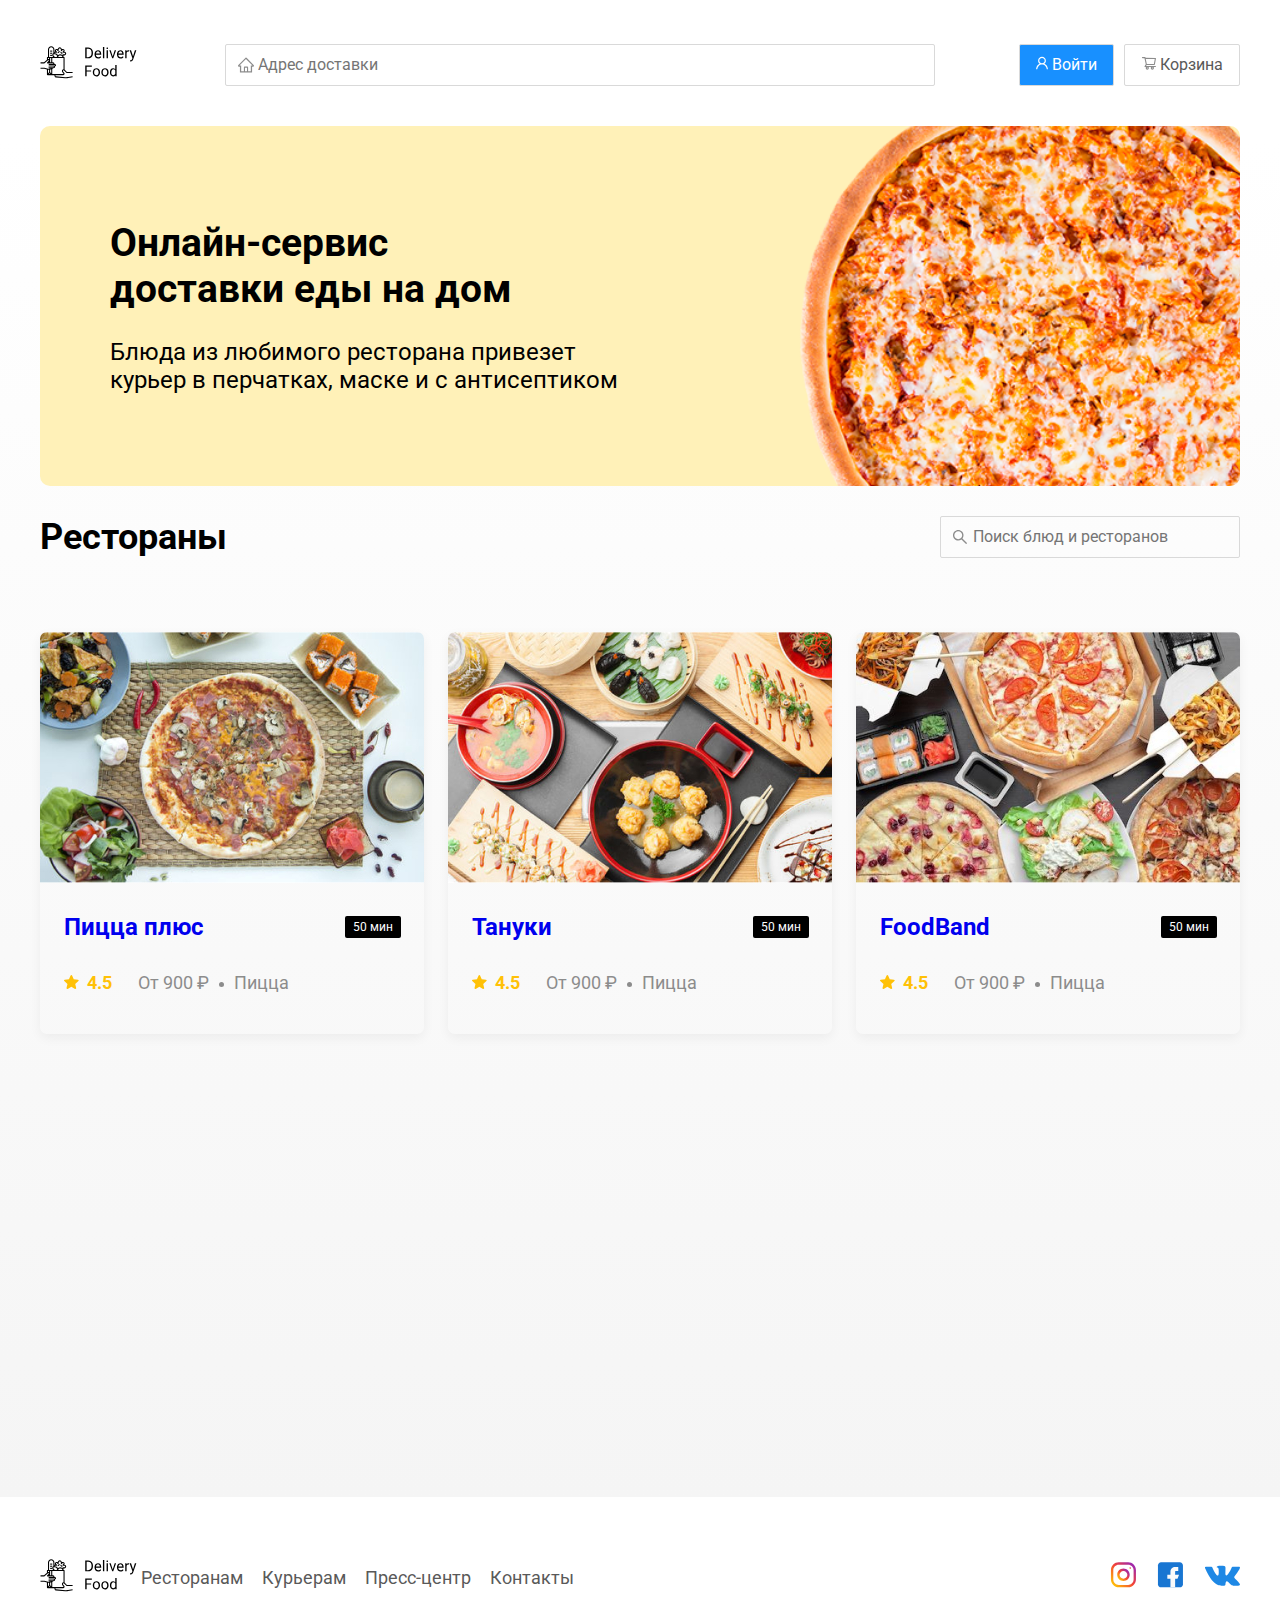
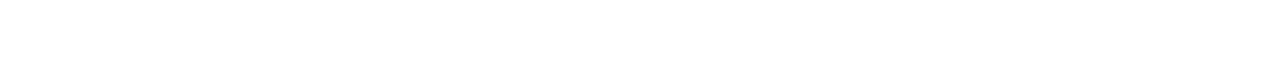
<file: index.html>
<!DOCTYPE html>
<html lang="ru">
<head>
    <meta charset="UTF-8">
    <meta name="viewport" content="width=device-width, initial-scale=1.0">
    <title>Delivery Food</title>
    <link rel="stylesheet" href="css/normalize.css">
    <link href="https://fonts.googleapis.com/css2?family=Roboto:wght@400;700&display=swap" rel="stylesheet">
    <link rel="stylesheet" href="css/style.css">
    <link rel="stylesheet" href="css/animate.css">
</head>
<body>
    <div class="container">
        <header class="header">
            <a href="index.html" class="logo"><img src="img/header/logo.svg" alt="logo"></a>
            <input type="text" class="input input-address" placeholder="Адрес доставки">
            <div class="buttons">
                <button class="button button-primary">
                    <img src="img/header/gender.svg" alt="man">
                    <span class="button-text">Войти</span>
                </button> <!-- /.button -->
                <button class="button" id="shopping-cart">
                    <img src="img/header/shopping-cart.svg" alt="shopping-cart">
                    <span class="button-text">Корзина</span>
                </button> <!-- /.button -->
            </div>
            <!-- /.buttons -->
        </header>
        <!-- /.header -->
    </div>
    <!-- /.container -->

    <main class="main">
        <div class="container">
            <section class="promo">
                <h1 class="promo-title">Онлайн-сервис <br> доставки еды на дом</h1>
                <!-- /.promo-title -->
                <p class="promo-text">Блюда из любимого ресторана привезет курьер в перчатках, маске и с антисептиком</p>
                <!-- /.promo-text -->
            </section>
            <!-- /.promo -->
    
            <section class="restaurants">
                <div class="section-heading">
                    <h2 class="section-title">Рестораны</h2>
                    <!-- /.section-title -->
                    <input type="text" class="input search-input" placeholder="Поиск блюд и ресторанов">
                </div>
                <!-- /.section-heading -->
    
                <div class="cards">
                    <a href="restaurant.html" class="card wow fadeInUp" data-wow-delay="0.1s">
                        <img src="img/promo/img-1.jpg" alt="promo-img" class="promo-img">
                        <div class="card-text">
                            <div class="card-heading">
                                <h3 class="card-title">Пицца плюс</h3>
                                <!-- /.card-title -->
                                <span class="card-time">50 мин</span>
                                <!-- /.card-time -->
                            </div>
                            <!-- /.card-heading -->
                            <div class="card-info">
                                <div class="raiting"><img src="img/promo/star.svg" alt="raiting" class="star-reiting">4.5</div>
                                <!-- /.rating -->
                                <div class="price">От 900 ₽</div>
                                <!-- /.price -->
                                <div class="category">Пицца</div>
                                <!-- /.category -->
                            </div>
                            <!-- /.card-info -->
                        </div>
                        <!-- /.card-text -->
                    </a>
                    <!-- /.card -->
    
                    <a href="restaurant.html" class="card wow fadeInUp" data-wow-delay="0.2s">
                        <img src="img/promo/img-2.jpg" alt="promo-img" class="promo-img">
                        <div class="card-text">
                            <div class="card-heading">
                                <h3 class="card-title">Тануки</h3>
                                <!-- /.card-title -->
                                <span class="card-time">50 мин</span>
                                <!-- /.card-time -->
                            </div>
                            <!-- /.card-heading -->
                            <div class="card-info">
                                <div class="raiting"><img src="img/promo/star.svg" alt="raiting" class="star-reiting">4.5</div>
                                <!-- /.rating -->
                                <div class="price">От 900 ₽</div>
                                <!-- /.price -->
                                <div class="category">Пицца</div>
                                <!-- /.category -->
                            </div>
                            <!-- /.card-info -->
                        </div>
                        <!-- /.card-text -->
                    </a>
                    <!-- /.card -->
    
                    <a href="restaurant.html" class="card wow fadeInUp" data-wow-delay="0.3s">
                        <img src="img/promo/img-3.jpg" alt="promo-img" class="promo-img">
                        <div class="card-text">
                            <div class="card-heading">
                                <h3 class="card-title">FoodBand</h3>
                                <!-- /.card-title -->
                                <span class="card-time">50 мин</span>
                                <!-- /.card-time -->
                            </div>
                            <!-- /.card-heading -->
                            <div class="card-info">
                                <div class="raiting"><img src="img/promo/star.svg" alt="raiting" class="star-reiting">4.5</div>
                                <!-- /.rating -->
                                <div class="price">От 900 ₽</div>
                                <!-- /.price -->
                                <div class="category">Пицца</div>
                                <!-- /.category -->
                            </div>
                            <!-- /.card-info -->
                        </div>
                        <!-- /.card-text -->
                    </a>
                    <!-- /.card -->
    
                    <a href="restaurant.html" class="card wow fadeInUp" data-wow-delay="0.1s">
                        <img src="img/promo/img-4.jpg" alt="promo-img" class="promo-img">
                        <div class="card-text">
                            <div class="card-heading">
                                <h3 class="card-title">Жадина-пицца</h3>
                                <!-- /.card-title -->
                                <span class="card-time">50 мин</span>
                                <!-- /.card-time -->
                            </div>
                            <!-- /.card-heading -->
                            <div class="card-info">
                                <div class="raiting"><img src="img/promo/star.svg" alt="raiting" class="star-reiting">4.5</div>
                                <!-- /.rating -->
                                <div class="price">От 900 ₽</div>
                                <!-- /.price -->
                                <div class="category">Пицца</div>
                                <!-- /.category -->
                            </div>
                            <!-- /.card-info -->
                        </div>
                        <!-- /.card-text -->
                    </a>
                    <!-- /.card -->
    
                    <a href="restaurant.html" class="card wow fadeInUp" data-wow-delay="0.2s">
                        <img src="img/promo/img-5.jpg" alt="promo-img" class="promo-img">
                        <div class="card-text">
                            <div class="card-heading">
                                <h3 class="card-title">Точка еды</h3>
                                <!-- /.card-title -->
                                <span class="card-time">50 мин</span>
                                <!-- /.card-time -->
                            </div>
                            <!-- /.card-heading -->
                            <div class="card-info">
                                <div class="raiting"><img src="img/promo/star.svg" alt="raiting" class="star-reiting">4.5</div>
                                <!-- /.rating -->
                                <div class="price">От 900 ₽</div>
                                <!-- /.price -->
                                <div class="category">Пицца</div>
                                <!-- /.category -->
                            </div>
                            <!-- /.card-info -->
                        </div>
                        <!-- /.card-text -->
                    </a>
                    <!-- /.card -->
    
                    <a href="restaurant.html" class="card wow fadeInUp" data-wow-delay="0.3s">
                        <img src="img/promo/img-6.jpg" alt="promo-img" class="promo-img">
                        <div class="card-text">
                            <div class="card-heading">
                                <h3 class="card-title">PizzaBurger</h3>
                                <!-- /.card-title -->
                                <span class="card-time">50 мин</span>
                                <!-- /.card-time -->
                            </div>
                            <!-- /.card-heading -->
                            <div class="card-info">
                                <div class="raiting"><img src="img/promo/star.svg" alt="raiting" class="star-reiting">4.5</div>
                                <!-- /.rating -->
                                <div class="price">От 900 ₽</div>
                                <!-- /.price -->
                                <div class="category">Пицца</div>
                                <!-- /.category -->
                            </div>
                            <!-- /.card-info -->
                        </div>
                        <!-- /.card-text -->
                    </a>
                    <!-- /.card -->
                </div>
                <!-- /.cards -->
            </section>
            <!-- /.restaurants -->
        </div>
        <!-- /.container -->
    </main>
    <!-- /.main -->

    <footer class="footer">
        <div class="container">
            <div class="footer-block">
                <a href="index.html" class="logo"><img src="img/header/logo.svg" alt="logo"></a>
                <nav class="footer-nav">
                    <a href="#" class="footer-link">Ресторанам</a>
                    <a href="#" class="footer-link">Курьерам</a>
                    <a href="#" class="footer-link">Пресс-центр</a>
                    <a href="#" class="footer-link">Контакты</a>
                </nav>
                <!-- /.footer-nav -->
                <div class="footer-links">
                    <a href="#"><img src="img/footer/instagram.svg" alt="Instagram" class="link-item"></a>
                    <a href="#"><img src="img/footer/fb.svg" alt="Facebook" class="link-item"></a>
                    <a href="#"><img src="img/footer/vk.svg" alt="VK" class="link-item"></a>
                </div>
                <!-- /.footer-links -->
            </div>
            <!-- /.footer-block -->
        </div>
        <!-- /.container -->
    </footer>
    <!-- /.footer -->

    <div class="modal">
        <div class="modal-dialog">
            <div class="modal-header">
                <h3 class="modal-title">Корзина</h3>
                <!-- /.modal-title -->
                <button class="close">&times;</button>
            </div>
            <!-- /.modal-header -->
            <div class="modal-body">
                <div class="food-row">
                    <p class="food-name">Ролл угорь стандарт</p>
                    <!-- /.food-name -->
                    <strong class="food-price">250 ₽</strong> <!-- /.food-price -->
                    <div class="food-buttons">
                        <button class="food-counter">-</button>
                        <span class="counter">1</span> <!-- /.counter -->
                        <button class="food-counter">+</button>
                    </div>
                    <!-- /.food-buttons -->
                </div>
                <!-- /.food-row -->
                <div class="food-row">
                    <p class="food-name">Ролл угорь стандарт</p>
                    <!-- /.food-name -->
                    <strong class="food-price">250 ₽</strong> <!-- /.food-price -->
                    <div class="food-buttons">
                        <button class="food-counter">-</button>
                        <span class="counter">1</span> <!-- /.counter -->
                        <button class="food-counter">+</button>
                    </div>
                    <!-- /.food-buttons -->
                </div>
                <!-- /.food-row -->
                <div class="food-row">
                    <p class="food-name">Ролл угорь стандарт</p>
                    <!-- /.food-name -->
                    <strong class="food-price">250 ₽</strong> <!-- /.food-price -->
                    <div class="food-buttons">
                        <button class="food-counter">-</button>
                        <span class="counter">1</span> <!-- /.counter -->
                        <button class="food-counter">+</button>
                    </div>
                    <!-- /.food-buttons -->
                </div>
                <!-- /.food-row -->
                <div class="food-row">
                    <p class="food-name">Ролл угорь стандарт</p>
                    <!-- /.food-name -->
                    <strong class="food-price">250 ₽</strong> <!-- /.food-price -->
                    <div class="food-buttons">
                        <button class="food-counter">-</button>
                        <span class="counter">1</span> <!-- /.counter -->
                        <button class="food-counter">+</button>
                    </div>
                    <!-- /.food-buttons -->
                </div>
                <!-- /.food-row -->
                <div class="food-row">
                    <p class="food-name">Ролл угорь стандарт</p>
                    <!-- /.food-name -->
                    <strong class="food-price">250 ₽</strong> <!-- /.food-price -->
                    <div class="food-buttons">
                        <button class="food-counter">-</button>
                        <span class="counter">1</span> <!-- /.counter -->
                        <button class="food-counter">+</button>
                    </div>
                    <!-- /.food-buttons -->
                </div>
                <!-- /.food-row -->
            </div>
            <!-- /.modal-body -->

            <div class="modal-footer">
                <span class="footer-price">1250 ₽</span> <!-- /.footer-price -->
                <div class="buttons">
                    <button class="button button-primary">Оформить заказ</button> 
                    <!-- /.button -->
                    <button class="button">Отмена</button> 
                    <!-- /.button --></div>
                <!-- /.buttons -->
            </div>
            <!-- /.modal-footer -->
        </div>
        <!-- /.modal-dialog -->
    </div>
    <!-- /.modal -->

    <script src="js/script.js"></script>
    <script src="js/wow.min.js"></script>
</body>
</html>
</file>
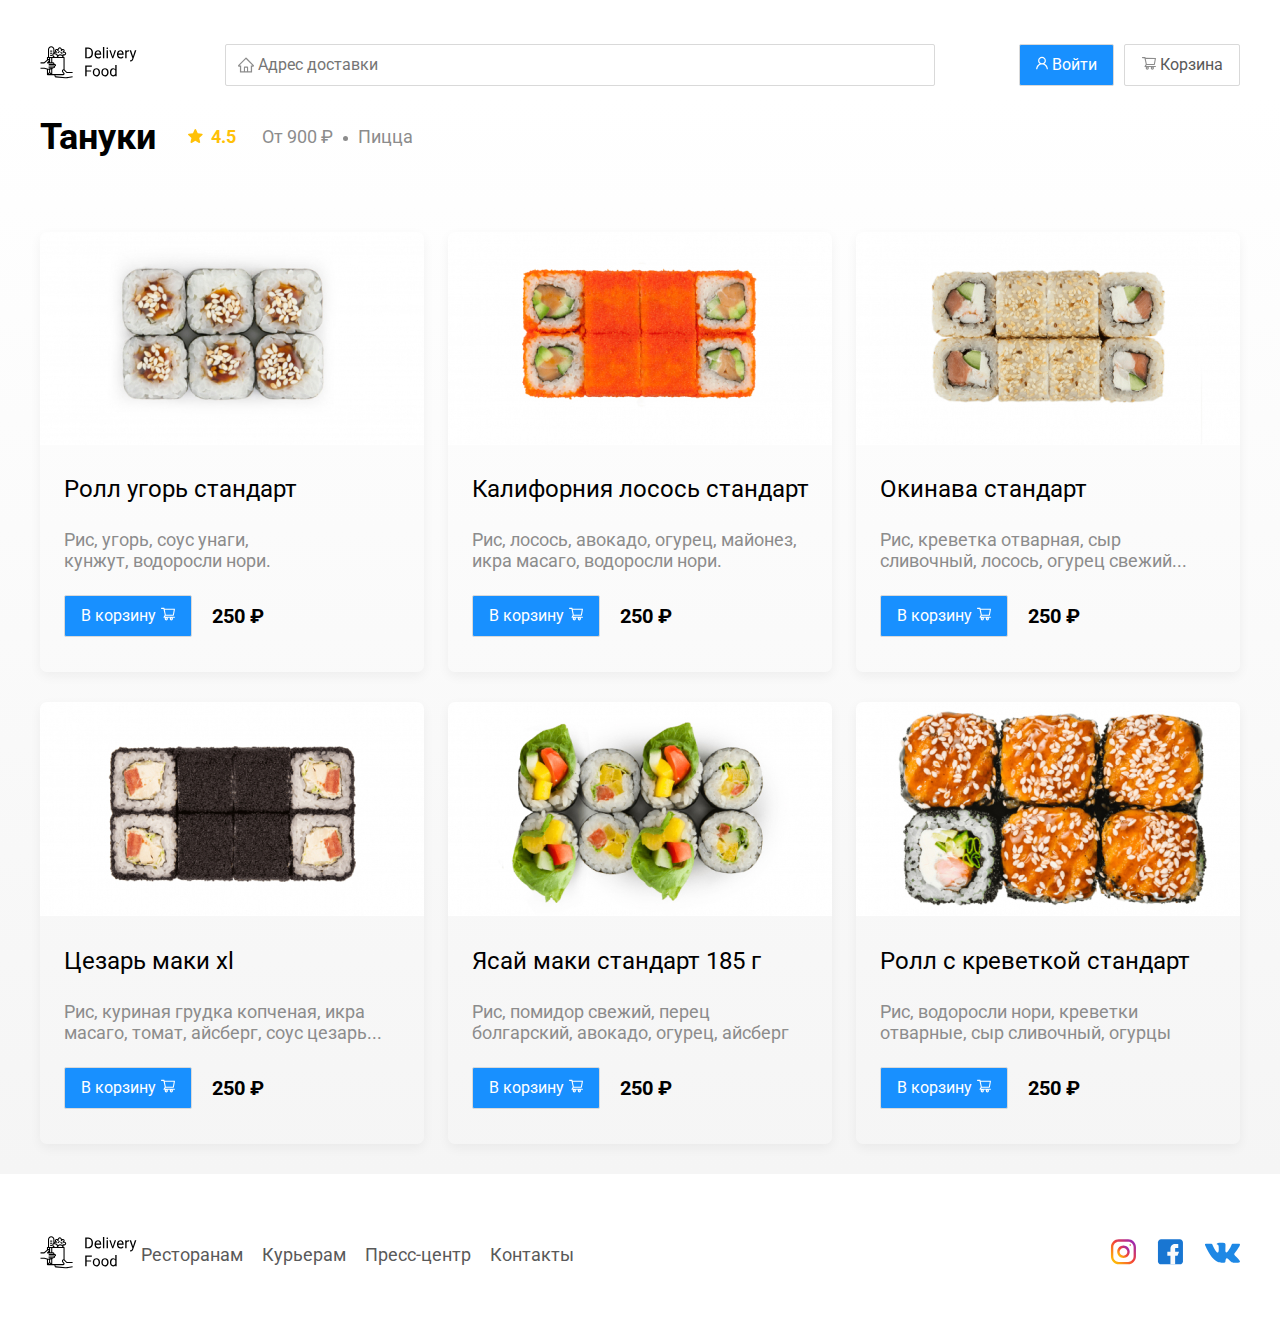
<file: restaurant.html>
<!DOCTYPE html>
<html lang="ru">
<head>
    <meta charset="UTF-8">
    <meta name="viewport" content="width=device-width, initial-scale=1.0">
    <title>Delivery Food</title>
    <link rel="stylesheet" href="css/normalize.css">
    <link href="https://fonts.googleapis.com/css2?family=Roboto:wght@400;700&display=swap" rel="stylesheet">
    <link rel="stylesheet" href="css/style.css">
</head>
<body>
    <div class="container">
        <header class="header">
            <a href="index.html" class="logo"><img src="img/header/logo.svg" alt="logo"></a>
            <input type="text" class="input input-address" placeholder="Адрес доставки">
            <div class="buttons">
                <button class="button button-primary">
                    <img src="img/header/gender.svg" alt="man">
                    <span class="button-text">Войти</span>
                </button> <!-- /.button -->
                <button class="button">
                    <img src="img/header/shopping-cart.svg" alt="shopping-cart">
                    <span class="button-text">Корзина</span>
                </button> <!-- /.button -->
            </div>
            <!-- /.buttons -->
        </header>
        <!-- /.header -->
    </div>
    <!-- /.container -->

    <main class="main">
        <div class="container">
            <section class="restaurants">
                <div class="section-heading">
                    <h2 class="section-title">Тануки</h2>
                    <!-- /.section-title -->
                    <div class="card-info">
                        <div class="raiting"><img src="img/promo/star.svg" alt="raiting" class="star-reiting">4.5</div>
                        <!-- /.rating -->
                        <div class="price">От 900 ₽</div>
                        <!-- /.price -->
                        <div class="category">Пицца</div>
                        <!-- /.category -->
                    </div>
                    <!-- /.card-info -->
                </div>
                <!-- /.section-heading -->
    
                <div class="cards">
                    <div class="card">
                        <img src="img/restaurant/img-1.jpg" alt="promo-img" class="promo-img">
                        <div class="card-text">
                            <div class="card-heading">
                                <h3 class="card-title card-title-reg">Ролл угорь стандарт</h3>
                                <!-- /.card-title -->
                            </div>
                            <!-- /.card-heading -->
                            <div class="card-info">
                                <div class="ingredients">Рис, угорь, соус унаги, <br> кунжут, водоросли нори.</div>
                                <!-- /.ingredients -->
                            </div>
                            <!-- /.card-info -->
                            <div class="buttons">
                                <button class="button button-primary">
                                    В корзину
                                    <img src="img/restaurant/shopping-cart.svg" alt="">
                                </button> 
                                <!-- /.button button-primary -->
                                <strong class="price-strong">250 ₽</strong> <!-- /.price -->
                            </div>
                            <!-- /.buttons -->
                        </div>
                        <!-- /.card-text -->
                    </div>
                    <!-- /.card -->
    
                    <div class="card">
                        <img src="img/restaurant/img-2.jpg" alt="promo-img" class="promo-img">
                        <div class="card-text">
                            <div class="card-heading">
                                <h3 class="card-title card-title-reg">Калифорния лосось стандарт</h3>
                                <!-- /.card-title -->
                            </div>
                            <!-- /.card-heading -->
                            <div class="card-info">
                                <div class="ingredients">Рис, лосось, авокадо, огурец, майонез, <br> икра масаго, водоросли нори.</div>
                                <!-- /.ingredients -->
                            </div>
                            <!-- /.card-info -->
                            <div class="buttons">
                                <button class="button button-primary">
                                    В корзину
                                    <img src="img/restaurant/shopping-cart.svg" alt="">
                                </button> 
                                <!-- /.button button-primary -->
                                <strong class="price-strong">250 ₽</strong> <!-- /.price -->
                            </div>
                            <!-- /.buttons -->
                        </div>
                        <!-- /.card-text -->
                    </div>
                    <!-- /.card -->
    
                    <div class="card">
                        <img src="img/restaurant/img-3.jpg" alt="promo-img" class="promo-img">
                        <div class="card-text">
                            <div class="card-heading">
                                <h3 class="card-title card-title-reg">Окинава стандарт</h3>
                                <!-- /.card-title -->
                            </div>
                            <!-- /.card-heading -->
                            <div class="card-info">
                                <div class="ingredients"> Рис, креветка отварная, сыр <br> сливочный, лосось, огурец свежий...</div>
                                <!-- /.ingredients -->
                            </div>
                            <!-- /.card-info -->
                            <div class="buttons">
                                <button class="button button-primary">
                                    В корзину
                                    <img src="img/restaurant/shopping-cart.svg" alt="">
                                </button> 
                                <!-- /.button button-primary -->
                                <strong class="price-strong">250 ₽</strong> <!-- /.price -->
                            </div>
                            <!-- /.buttons -->
                        </div>
                        <!-- /.card-text -->
                    </div>
                    <!-- /.card -->
    
                    <div class="card">
                        <img src="img/restaurant/img-4.jpg" alt="promo-img" class="promo-img">
                        <div class="card-text">
                            <div class="card-heading">
                                <h3 class="card-title card-title-reg">Цезарь маки хl</h3>
                                <!-- /.card-title -->
                            </div>
                            <!-- /.card-heading -->
                            <div class="card-info">
                                <div class="ingredients">Рис, куриная грудка копченая, икра <br> масаго, томат, айсберг, соус цезарь...</div>
                                <!-- /.ingredients -->
                            </div>
                            <!-- /.card-info -->
                            <div class="buttons">
                                <button class="button button-primary">
                                    В корзину
                                    <img src="img/restaurant/shopping-cart.svg" alt="">
                                </button> 
                                <!-- /.button button-primary -->
                                <strong class="price-strong">250 ₽</strong> <!-- /.price -->
                            </div>
                            <!-- /.buttons -->
                        </div>
                        <!-- /.card-text -->
                    </div>
                    <!-- /.card -->
    
                    <div class="card">
                        <img src="img/restaurant/img-15.jpg" alt="promo-img" class="promo-img">
                        <div class="card-text">
                            <div class="card-heading">
                                <h3 class="card-title card-title-reg">Ясай маки стандарт 185 г</h3>
                                <!-- /.card-title -->
                            </div>
                            <!-- /.card-heading -->
                            <div class="card-info">
                                <div class="ingredients">Рис, помидор свежий, перец <br> болгарский, авокадо, огурец, айсберг</div>
                                <!-- /.ingredients -->
                            </div>
                            <!-- /.card-info -->
                            <div class="buttons">
                                <button class="button button-primary">
                                    В корзину
                                    <img src="img/restaurant/shopping-cart.svg" alt="">
                                </button> 
                                <!-- /.button button-primary -->
                                <strong class="price-strong">250 ₽</strong> <!-- /.price -->
                            </div>
                            <!-- /.buttons -->
                        </div>
                        <!-- /.card-text -->
                    </div>
                    <!-- /.card -->
    
                    <div class="card">
                        <img src="img/restaurant/img-6.jpg" alt="promo-img" class="promo-img">
                        <div class="card-text">
                            <div class="card-heading">
                                <h3 class="card-title card-title-reg">Ролл с креветкой стандарт</h3>
                                <!-- /.card-title -->
                            </div>
                            <!-- /.card-heading -->
                            <div class="card-info">
                                <div class="ingredients">Рис, водоросли нори, креветки <br> отварные, сыр сливочный, огурцы</div>
                                <!-- /.ingredients -->
                            </div>
                            <!-- /.card-info -->
                            <div class="buttons">
                                <button class="button button-primary">
                                    В корзину
                                    <img src="img/restaurant/shopping-cart.svg" alt="">
                                </button> 
                                <!-- /.button button-primary -->
                                <strong class="price-strong">250 ₽</strong> <!-- /.price -->
                            </div>
                            <!-- /.buttons -->
                        </div>
                        <!-- /.card-text -->
                    </div>
                    <!-- /.card -->
                </div>
                <!-- /.cards -->
            </section>
            <!-- /.restaurants -->
        </div>
        <!-- /.container -->
    </main>
    <!-- /.main -->

    <footer class="footer">
        <div class="container">
            <div class="footer-block">
                <a href="index.html" class="logo"><img src="img/header/logo.svg" alt="logo"></a>
                <nav class="footer-nav">
                    <a href="#" class="footer-link">Ресторанам</a>
                    <a href="#" class="footer-link">Курьерам</a>
                    <a href="#" class="footer-link">Пресс-центр</a>
                    <a href="#" class="footer-link">Контакты</a>
                </nav>
                <!-- /.footer-nav -->
                <div class="footer-links">
                    <a href="#"><img src="img/footer/instagram.svg" alt="Instagram" class="link-item"></a>
                    <a href="#"><img src="img/footer/fb.svg" alt="Facebook" class="link-item"></a>
                    <a href="#"><img src="img/footer/vk.svg" alt="VK" class="link-item"></a>
                </div>
                <!-- /.footer-links -->
            </div>
            <!-- /.footer-block -->
        </div>
        <!-- /.container -->
    </footer>
    <!-- /.footer -->

    <div class="modal">
        <div class="modal-dialog">
            <div class="modal-header">
                <h3 class="modal-title">Корзина</h3>
                <!-- /.modal-title -->
                <button class="close">&times;</button>
            </div>
            <!-- /.modal-header -->
            <div class="modal-body">
                <div class="food-row">
                    <p class="food-name">Ролл угорь стандарт</p>
                    <!-- /.food-name -->
                    <strong class="food-price">250 ₽</strong> <!-- /.food-price -->
                    <div class="food-buttons">
                        <button class="food-counter">-</button>
                        <span class="counter">1</span> <!-- /.counter -->
                        <button class="food-counter">+</button>
                    </div>
                    <!-- /.food-buttons -->
                </div>
                <!-- /.food-row -->
                <div class="food-row">
                    <p class="food-name">Ролл угорь стандарт</p>
                    <!-- /.food-name -->
                    <strong class="food-price">250 ₽</strong> <!-- /.food-price -->
                    <div class="food-buttons">
                        <button class="food-counter">-</button>
                        <span class="counter">1</span> <!-- /.counter -->
                        <button class="food-counter">+</button>
                    </div>
                    <!-- /.food-buttons -->
                </div>
                <!-- /.food-row -->
                <div class="food-row">
                    <p class="food-name">Ролл угорь стандарт</p>
                    <!-- /.food-name -->
                    <strong class="food-price">250 ₽</strong> <!-- /.food-price -->
                    <div class="food-buttons">
                        <button class="food-counter">-</button>
                        <span class="counter">1</span> <!-- /.counter -->
                        <button class="food-counter">+</button>
                    </div>
                    <!-- /.food-buttons -->
                </div>
                <!-- /.food-row -->
                <div class="food-row">
                    <p class="food-name">Ролл угорь стандарт</p>
                    <!-- /.food-name -->
                    <strong class="food-price">250 ₽</strong> <!-- /.food-price -->
                    <div class="food-buttons">
                        <button class="food-counter">-</button>
                        <span class="counter">1</span> <!-- /.counter -->
                        <button class="food-counter">+</button>
                    </div>
                    <!-- /.food-buttons -->
                </div>
                <!-- /.food-row -->
                <div class="food-row">
                    <p class="food-name">Ролл угорь стандарт</p>
                    <!-- /.food-name -->
                    <strong class="food-price">250 ₽</strong> <!-- /.food-price -->
                    <div class="food-buttons">
                        <button class="food-counter">-</button>
                        <span class="counter">1</span> <!-- /.counter -->
                        <button class="food-counter">+</button>
                    </div>
                    <!-- /.food-buttons -->
                </div>
                <!-- /.food-row -->
            </div>
            <!-- /.modal-body -->

            <div class="modal-footer">
                <span class="footer-price">1250 ₽</span> <!-- /.footer-price -->
                <div class="buttons">
                    <button class="button button-primary">Оформить заказ</button> 
                    <!-- /.button -->
                    <button class="button">Отмена</button> 
                    <!-- /.button --></div>
                <!-- /.buttons -->
            </div>
            <!-- /.modal-footer -->
        </div>
        <!-- /.modal-dialog -->
    </div>
    <!-- /.modal -->

    <script src="js/script.js"></script>
</body>
</html>
</file>
<file: css/style.css>
* {
    box-sizing: border-box;
}

body {
    margin: 0;
    padding: 0;
    font-family: 'Roboto', sans-serif;
}

.container {
    max-width: 1200px;
    margin: 0 auto;
}

.header {
    padding-top: 44px;
    display: flex;
    align-items: center;
    justify-content: space-between;
}

.input {
    padding-top: 8px;
    padding-bottom: 8px;
    border: 1px solid #D9D9D9;
    border-radius: 2px;
    padding-left: 32px;
    font-size: 16px;
    line-height: 24px;
    color: #BFBFBF;
}

.buttons {
    display: flex;
    align-items: center;
}

.input-address {
    flex: 0.8;
    background: url("../img/header/home.svg") left 11px center no-repeat;
}

.button {
    border: 1px solid #D9D9D9;
    background-color: transparent;
    border-radius: 2px;
    padding: 8px 16px;
    font-size: 16px;
    line-height: 24px;
    color: #595959;
}

.button-primary {
    margin-right: 10px;
    background-color: #1890FF;
    color: #fff;
}

/*Promo*/

.promo {
    margin-top: 40px;
    padding-top: 68px;
    padding-left: 70px;
    padding-bottom: 68px;
    background: #FFF1B8 url("../img/promo/pizza.png") no-repeat right -130px top -80px / 600px;
    border-radius: 10px;
}

.promo-title {
    font-family: Roboto;
    font-style: normal;
    font-weight: bold;
    font-size: 39px;
    line-height: 46px;
}

.promo-text {
    max-width: 538px;
    font-family: Roboto;
    font-style: normal;
    font-weight: normal;
    font-size: 24px;
    line-height: 28px;
}

/*Restaurent*/
.section-heading {
    margin-bottom: 44px;
    display: flex;
    align-items: center;
}

.section-title {
    font-family: Roboto;
    font-style: normal;
    font-weight: bold;
    font-size: 36px;
    line-height: 42px;
    margin-right: 32px;
}

.search-input {
    margin-left: auto;
    width: 300px;
    background: url("../img/promo/search.svg") left 11px center no-repeat;
}

.cards {
    display: flex;
    flex-wrap: wrap;
    justify-content: space-between;
}

.card {
    overflow: hidden;
    border-radius: 7px;
    margin-bottom: 30px;
    box-shadow: 0px 4px 12px rgba(0, 0, 0, 0.05);
    text-decoration: none;
}

.card-text {
    padding-right: 23px;
    padding-left: 24px;
    padding-bottom: 35px;
}

.card-heading {
    display: flex;
    align-items: center;
    justify-content: space-between;
}

.card-title {
    font-family: Roboto;
    font-style: normal;
    font-weight: bold;
    font-size: 24px;
    line-height: 32px;
}
.card-title-reg {
    font-weight: 400;
}

.card-time {
    font-size: 12px;
    line-height: 20px;
    padding: 1px 8px;
    background-color: black;
    border-radius: 2px;
    color: #fff;
}

.card-info {
    display: flex;
    align-items: center;
}

.star-reiting {
    margin-right: 8px;
}

.raiting {
    margin-right: 26px;
    font-family: Roboto;
    font-style: normal;
    font-weight: bold;
    font-size: 18px;
    line-height: 32px;
    color: #FFC107;
}

.price, .category {
    font-family: Roboto;
    font-style: normal;
    font-weight: normal;
    font-size: 18px;
    line-height: 32px;
    color: #8c8c8c;
}

.price::after {
    content: "";
    margin-left: 10px;
    margin-right: 10px;
    width: 5px;
    height: 5px;
    background-color: #8c8c8c;
    border-radius: 50%;
    display: inline-block;
    vertical-align: middle;
}

.main {
    background: linear-gradient(180deg, rgba(245, 245, 245, 0) 1.04%, #F5F5F5 100%);
}

/*Footer*/
.footer {
    padding: 60px 0;
}

.footer-block {
    display: flex;
    align-items: center;
    justify-content: space-between;
}

.footer-nav {
    margin-right: auto;
}

.footer-link {
    color: #595959;
    font-family: Roboto;
    font-style: normal;
    font-weight: normal;
    font-size: 18px;
    line-height: 21px;
    text-decoration: none;
}

.footer-link:not(:last-child) {
    margin-right: 15px;
}

.footer-logo {
    margin-right: 36px;
}

.footer-links {
    display: flex;
    align-items: center;
}

.link-item {
    margin-left: 21px;
}

.ingredients {
    margin-bottom: 24px;
    font-family: Roboto;
    font-style: normal;
    font-weight: normal;
    font-size: 18px;
    line-height: 21px;
    color: #8c8c8c;
}

.price-strong {
    margin-left: 10px;
    font-family: Roboto;
    font-style: normal;
    font-weight: bold;
    font-size: 20px;
    line-height: 32px;
}

/*Modal*/
.modal {
    position: fixed;
    top: 0;
    left: 0;
    width: 100%;
    height: 100%;
    background: rgba(0, 0, 0, 0.4);
    display: none;
}

.isopen {
    display: flex;
}

.modal-dialog {
    padding: 40px 45px;
    margin: auto;
    max-width: 780px;
    width: 95%;
    min-height: 552px;
    background: #FFFFFF;
    border-radius: 5px;
}

.modal-header {
    display: flex;
    justify-content: space-between;
    align-items: center;
}

.modal-title {
    margin: 0;
    font-family: Roboto;
    font-style: normal;
    font-weight: bold;
    font-size: 36px;
    line-height: 42px;
}

.food-row {
    display: flex;
    align-items: center;
    justify-content: space-between;
    border-bottom: 1px solid #D9D9D9;
    margin-bottom: 15px;
}

.food-name {
    font-family: Roboto;
    font-style: normal;
    font-weight: normal;
    font-size: 18px;
    line-height: 32px;
}

.food-price {
    margin-right: 48px;
    margin-left: auto;
    font-family: Roboto;
    font-style: normal;
    font-weight: bold;
    font-size: 20px;
    line-height: 32px;
}

.counter {
    margin-left: 13px;
    margin-right: 13px;
    font-style: normal;
    font-weight: normal;
    font-size: 16px;
    line-height: 24px;
}

.food-counter {
    width: 39px;
    height: 32px;
    border: 1px solid #40A9FF;
    border-radius: 2px;
    background-color: transparent;
}

.modal-footer {
    margin-top: 53px;
    display: flex;
    justify-content: space-between;
    align-items: center;
}

.footer-price {
    font-style: normal;
    font-weight: bold;
    font-size: 20px;
    line-height: 23px;
    color: #fafafa;
    padding: 15px 20px;
    background-color: #000;
    border-radius: 5px;
}

.close {
    font-size: 55px;
    border: none;
    background-color: transparent;
}

/*Адаптив*/
@media (max-width: 1200px) {
    .container {
        max-width: 950px;
    }
    .promo {
        background-size: 500px;
    }
    .card {
        flex-basis: 30%;
    }
}

@media (max-width: 992px) {
    .container {
        max-width: 750px;
    }
    .promo {
        background-size: 400px;
        background-position: right -190px center;
    }
    .card {
        flex-basis: 45%;
    }
}

@media (max-width: 768px) {
    .container {
        max-width: 90%;
    }
    .promo {
        padding-left: 40px;
        background-size: 350px;
        background-position: right -220px center;
    }
    .promo-title {
        font-size: 30px;
    }
    .promo-text {
        font-size: 20px;
    }
    .section-title {
        font-size: 30px;
    }
    .section-heading {
        flex-wrap: wrap;
    }
    .search-input {
        flex-basis: 100%;
    }
    .header {
        flex-wrap: wrap;
    }
    .input-address {
        margin-top: 15px;
        order: 5;
        flex-basis: 100%;
    }
    .card-title {
        font-size: 20px;
    }
    .raiting, .price, .category {
        font-size: 16px;
    }
    .card .raiting {
        width: 100%;
    }
    .card-info {
        flex-wrap: wrap;
    }
}

@media (max-width: 568px) {
    .promo {
        background-image: none;
    }
    .promo-text {
        font-size: 18px;
    }
    .card {
        flex-basis: 100%;
    }
    .promo-img {
        width: 100%;
    }
    .footer-block {
        flex-wrap: wrap;
        justify-content: center;
    }
    .button-text {
        display: none;
    }
    .promo {
        padding: 20px;
    }
    .footer-logo {
        order: 0;
        margin-bottom: 20px;
        flex-basis: 100%;
    }
    .footer-nav {
        flex-basis: 100%;
        order: 2;
        margin-bottom: 20px;
        display: flex;
        flex-direction: column;
        justify-content: center;
        text-align: center;
    }
    .footer-links {
        order: 3;
    }
    .footer-link:not(:last-child) {
        margin-right: 0;
    }
    .link-item {
        margin-left: 10;
    }
}
</file>
